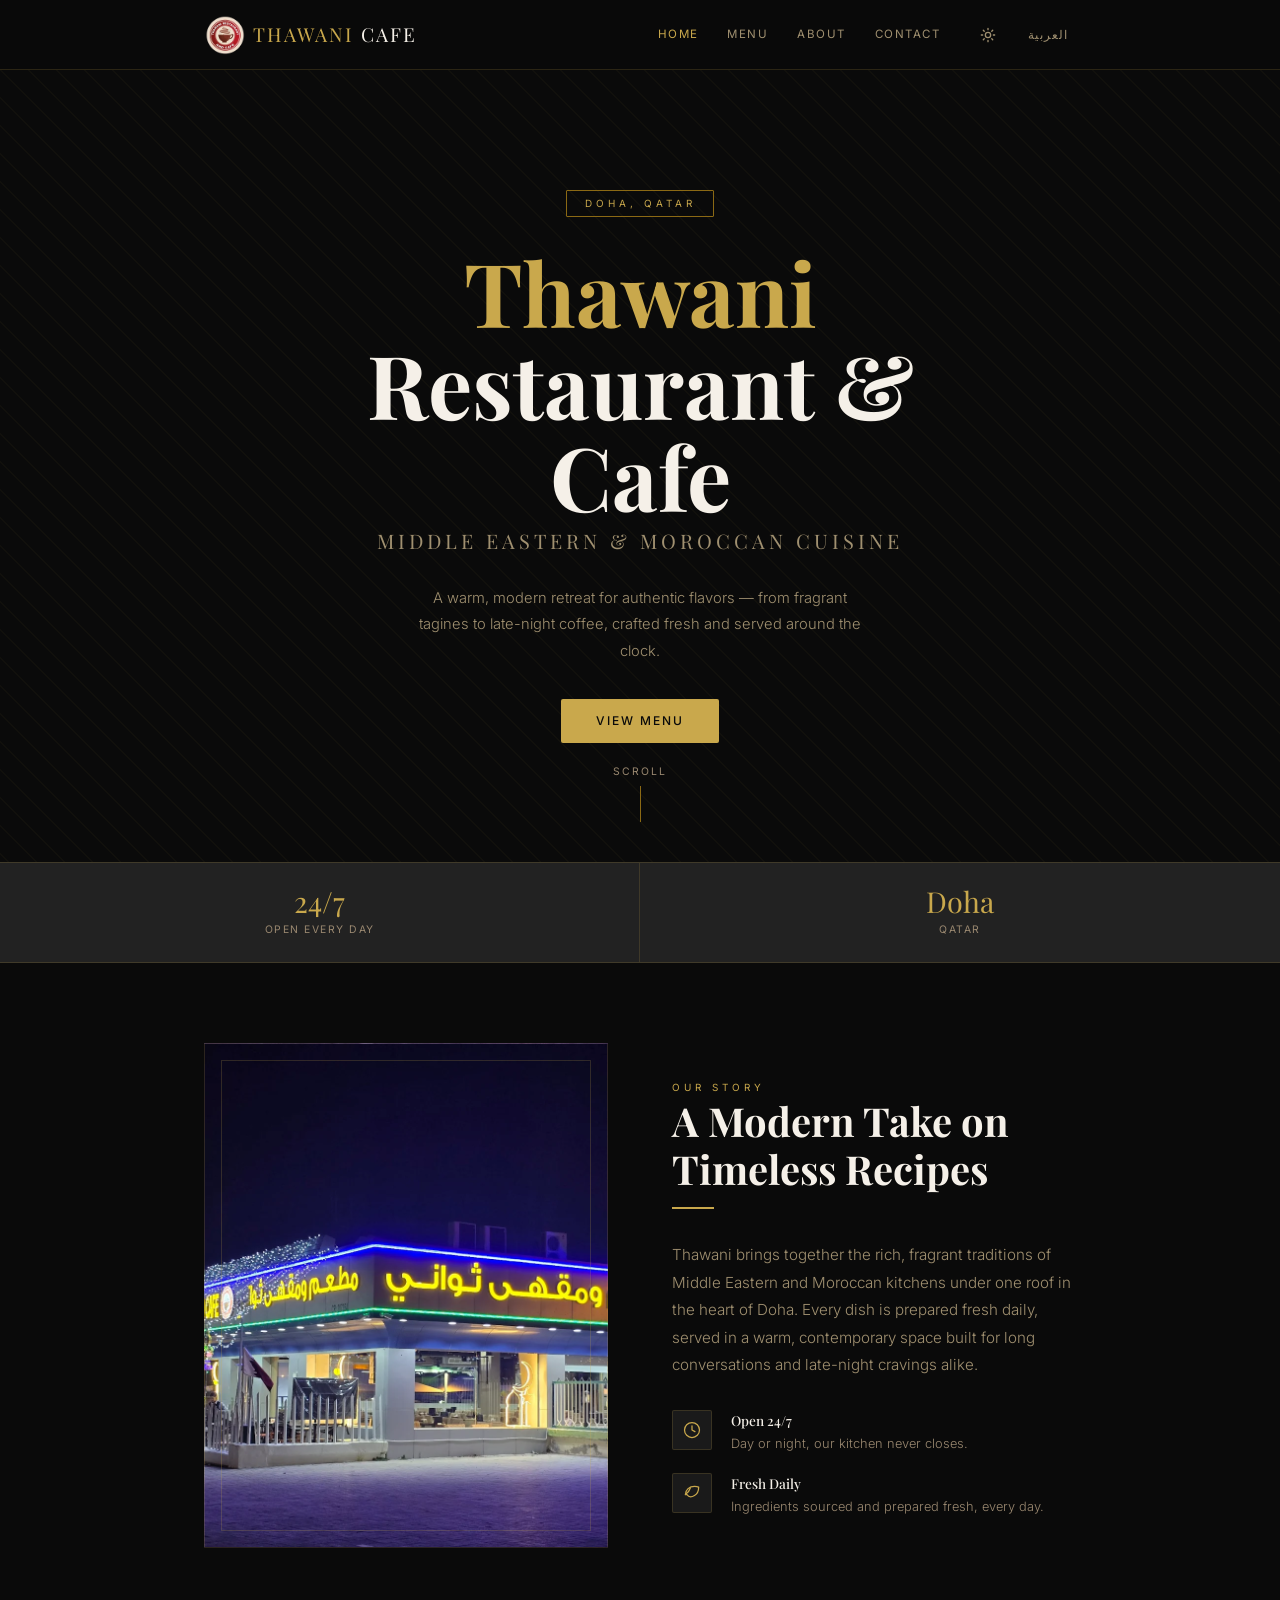
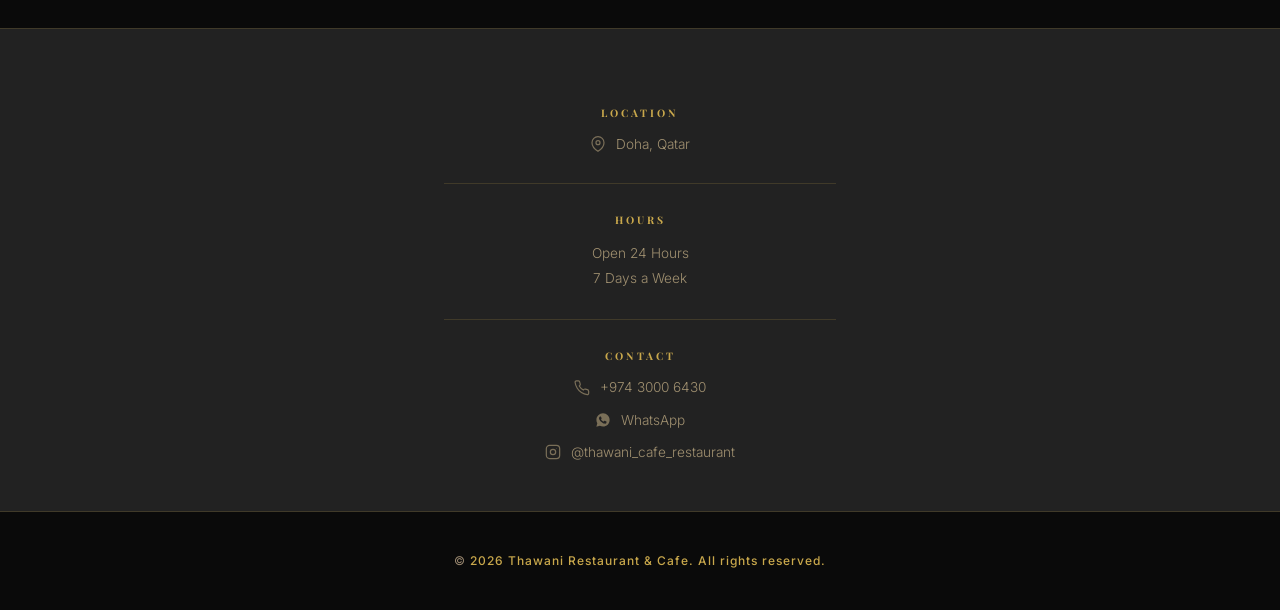
<file: index.html>
<!DOCTYPE html>
<html lang="en" dir="ltr">
<head>
  <meta charset="UTF-8">
  <meta name="viewport" content="width=device-width, initial-scale=1.0">
  <title>Thawani Restaurant &amp; Cafe | Doha, Qatar</title>
  <meta name="description" content="Thawani Restaurant &amp; Cafe — authentic Middle Eastern &amp; Moroccan dining in the heart of Doha, Qatar. Open 24 hours, every day of the week.">
  <meta name="theme-color" content="#0A0A0A">

  <!-- Social share preview (Open Graph + Twitter) -->
  <meta property="og:type" content="restaurant">
  <meta property="og:site_name" content="Thawani Restaurant &amp; Cafe">
  <meta property="og:title" content="Thawani Restaurant &amp; Cafe | Doha, Qatar">
  <meta property="og:description" content="Authentic Middle Eastern &amp; Moroccan dining in the heart of Doha. Open 24 hours, every day of the week.">
  <meta property="og:image" content="https://najeeb101.github.io/Thawani_Resturant/assets/images/logo.png">
  <meta property="og:url" content="https://najeeb101.github.io/Thawani_Resturant/">
  <meta property="og:locale" content="en_US">
  <meta property="og:locale:alternate" content="ar_QA">
  <meta name="twitter:card" content="summary_large_image">
  <meta name="twitter:title" content="Thawani Restaurant &amp; Cafe | Doha, Qatar">
  <meta name="twitter:description" content="Authentic Middle Eastern &amp; Moroccan dining in the heart of Doha. Open 24 hours, every day of the week.">
  <meta name="twitter:image" content="https://najeeb101.github.io/Thawani_Resturant/assets/images/logo.png">

  <link rel="icon" type="image/svg+xml" href="assets/images/favicon.svg">

  <link rel="preconnect" href="https://fonts.googleapis.com">
  <link rel="preconnect" href="https://fonts.gstatic.com" crossorigin>
  <link href="https://fonts.googleapis.com/css2?family=Inter:wght@300;400;500;600&family=Playfair+Display:wght@400;600;700&family=IBM+Plex+Sans+Arabic:wght@300;400;500;600;700&display=swap" rel="stylesheet">

  <link rel="stylesheet" href="css/variables.css">
  <link rel="stylesheet" href="css/base.css">
  <link rel="stylesheet" href="css/nav.css">
  <link rel="stylesheet" href="css/hero.css">
  <link rel="stylesheet" href="css/stats.css">
  <link rel="stylesheet" href="css/about.css">
  <link rel="stylesheet" href="css/info.css">
  <link rel="stylesheet" href="css/footer.css">
  <link rel="stylesheet" href="css/animations.css">
</head>
<body>

  <nav>
    <div class="container nav-container">
      <div class="nav-left">
        <a href="index.html" class="nav-logo">
          <img src="assets/images/logo.webp" alt="Thawani Restaurant &amp; Cafe">
          <span class="nav-logo-text" data-i18n="brand-main">THAWANI<span> CAFE</span></span>
        </a>
      </div>
      <div class="nav-right">
        <div class="nav-links">
          <a href="index.html#home" class="active" data-i18n="nav-home">Home</a>
          <a href="menu.html" data-i18n="nav-menu">Menu</a>
          <a href="index.html#about" data-i18n="nav-about">About</a>
          <a href="index.html#contact" data-i18n="nav-contact">Contact</a>
        </div>
        <div class="nav-controls">
          <button class="theme-switch" id="themeSwitch" aria-label="Toggle theme">
            <svg class="icon-sun" width="16" height="16" viewBox="0 0 24 24" fill="none" stroke="currentColor" stroke-width="2" stroke-linecap="round" aria-hidden="true"><circle cx="12" cy="12" r="4"/><path d="M12 2v2M12 20v2M4.93 4.93l1.41 1.41M17.66 17.66l1.41 1.41M2 12h2M20 12h2M4.93 19.07l1.41-1.41M17.66 6.34l1.41-1.41"/></svg>
            <svg class="icon-moon" width="16" height="16" viewBox="0 0 24 24" fill="none" stroke="currentColor" stroke-width="2" stroke-linecap="round" aria-hidden="true"><path d="M21 12.79A9 9 0 1 1 11.21 3 7 7 0 0 0 21 12.79z"/></svg>
          </button>
          <button class="lang-switch" id="langSwitch" aria-label="Switch language" data-i18n="lang-switch-label">العربية</button>
          <button class="menu-toggle" id="menuToggle" aria-label="Toggle menu" aria-expanded="false" aria-controls="mobileMenu">
            <span></span>
            <span></span>
            <span></span>
          </button>
        </div>
      </div>
    </div>

    <div class="mobile-menu-overlay" id="mobileMenu">
      <div class="nav-links">
        <a href="index.html#home" data-i18n="nav-home">Home</a>
        <a href="menu.html" data-i18n="nav-menu">Menu</a>
        <a href="index.html#about" data-i18n="nav-about">About</a>
        <a href="index.html#contact" data-i18n="nav-contact">Contact</a>
      </div>
    </div>
  </nav>

  <main>
    <header class="hero" id="home">
      <div class="hero-bg"></div>
      <div class="hero-overlay"></div>
      <div class="hero-pattern"></div>
      <div class="hero-content">
        <span class="hero-tag" data-i18n="hero-tag">Doha, Qatar</span>
        <h1 class="hero-title" data-i18n="hero-title"><em>Thawani</em> Restaurant &amp; Cafe</h1>
        <p class="hero-sub" data-i18n="hero-sub">Middle Eastern &amp; Moroccan Cuisine</p>
        <p class="hero-desc" data-i18n="hero-desc">A warm, modern retreat for authentic flavors — from fragrant tagines to late-night coffee, crafted fresh and served around the clock.</p>
        <div class="hero-btns">
          <a href="menu.html" class="btn-primary" data-i18n="hero-btn-menu">View Menu</a>
        </div>
      </div>
      <div class="scroll-hint" data-i18n="scroll-hint">Scroll</div>
    </header>

    <section class="stats-bar">
      <div class="stat-item">
        <div class="stat-num">24/7</div>
        <div class="stat-label" data-i18n="stat-1-label">Open Every Day</div>
      </div>
      <div class="stat-item">
        <div class="stat-num" data-i18n="stat-3-num">Doha</div>
        <div class="stat-label" data-i18n="stat-3-label">Qatar</div>
      </div>
    </section>

    <section class="about-section" id="about">
      <div class="container about-grid">
        <div class="about-visual reveal"></div>
        <div class="about-text reveal">
          <span class="section-tag" data-i18n="about-tag">Our Story</span>
          <h2 class="section-title" data-i18n="about-title">A Modern Take on Timeless Recipes</h2>
          <div class="section-line"></div>
          <p data-i18n="about-desc">Thawani brings together the rich, fragrant traditions of Middle Eastern and Moroccan kitchens under one roof in the heart of Doha. Every dish is prepared fresh daily, served in a warm, contemporary space built for long conversations and late-night cravings alike.</p>

          <div class="features reveal-stagger">
            <div class="feature">
              <div class="feature-icon" aria-hidden="true">
                <svg width="20" height="20" viewBox="0 0 24 24" fill="none" stroke="currentColor" stroke-width="1.5" stroke-linecap="round" stroke-linejoin="round"><circle cx="12" cy="12" r="9"></circle><path d="M12 7v5l3.5 2"></path></svg>
              </div>
              <div class="feature-text">
                <h3 data-i18n="feature-1-title">Open 24/7</h3>
                <p data-i18n="feature-1-desc">Day or night, our kitchen never closes.</p>
              </div>
            </div>
            <div class="feature">
              <div class="feature-icon" aria-hidden="true">
                <svg width="20" height="20" viewBox="0 0 24 24" fill="none" stroke="currentColor" stroke-width="1.5" stroke-linecap="round" stroke-linejoin="round"><path d="M4 14c0-6 5-10 11-10 3 0 5 1 5 1s0 7-5 10c-4 2.4-7 2-9-1z"></path><path d="M5 13c2-1.5 4-4 5-7"></path></svg>
              </div>
              <div class="feature-text">
                <h3 data-i18n="feature-2-title">Fresh Daily</h3>
                <p data-i18n="feature-2-desc">Ingredients sourced and prepared fresh, every day.</p>
              </div>
            </div>
          </div>
        </div>
      </div>
    </section>

    <section class="info-bar" id="contact">
      <div class="container info-inner">
        <div class="info-block reveal">
          <h3 data-i18n="info-location-title">Location</h3>
          <div class="contact-links">
            <a href="https://maps.google.com/maps/place//data=!4m2!3m1!1s0x3e45db002eae886b:0x982fe1e8ba5c32d2" class="contact-link" target="_blank" rel="noopener noreferrer">
              <svg width="16" height="16" viewBox="0 0 24 24" fill="none" stroke="currentColor" stroke-width="1.8" stroke-linecap="round" stroke-linejoin="round" aria-hidden="true"><path d="M21 10c0 7-9 13-9 13s-9-6-9-13a9 9 0 0 1 18 0z"/><circle cx="12" cy="10" r="3"/></svg>
              <span data-i18n="info-location-value">Doha, Qatar</span>
            </a>
          </div>
        </div>
        <div class="info-block reveal">
          <h3 data-i18n="info-hours-title">Hours</h3>
          <p data-i18n="info-hours-value">Open 24 Hours<br>7 Days a Week</p>
        </div>
        <div class="info-block reveal">
          <h3 data-i18n="info-contact-title">Contact</h3>
          <div class="contact-links">
            <a href="tel:+97430006430" class="contact-link" dir="ltr">
              <svg width="16" height="16" viewBox="0 0 24 24" fill="none" stroke="currentColor" stroke-width="1.8" stroke-linecap="round" stroke-linejoin="round" aria-hidden="true"><path d="M22 16.92v3a2 2 0 0 1-2.18 2 19.79 19.79 0 0 1-8.63-3.07A19.5 19.5 0 0 1 4.69 12a19.79 19.79 0 0 1-3.07-8.67A2 2 0 0 1 3.6 1.27h3a2 2 0 0 1 2 1.72 12.84 12.84 0 0 0 .7 2.81 2 2 0 0 1-.45 2.11L7.91 9a16 16 0 0 0 6.06 6.06l1.07-.96a2 2 0 0 1 2.11-.45 12.84 12.84 0 0 0 2.81.7 2 2 0 0 1 1.72 2.01z"/></svg>
              +974 3000 6430
            </a>
            <a href="https://wa.me/97430006430" class="contact-link" target="_blank" rel="noopener noreferrer" dir="ltr">
              <svg width="16" height="16" viewBox="0 0 24 24" fill="currentColor" aria-hidden="true"><path d="M12.04 2C6.58 2 2.13 6.45 2.13 11.91c0 1.75.46 3.45 1.32 4.95L2.05 22l5.25-1.38c1.45.79 3.08 1.21 4.74 1.21 5.46 0 9.91-4.45 9.91-9.91C21.95 6.45 17.5 2 12.04 2zm5.52 14.19c-.23.64-1.36 1.22-1.87 1.3-.5.07-1.14.1-1.83-.12-.43-.14-.97-.32-1.67-.63-2.93-1.27-4.84-4.18-4.99-4.37-.14-.19-1.17-1.56-1.17-2.98 0-1.41.74-2.1 1-2.38.26-.27.57-.34.76-.34.19 0 .38 0 .55.01.18.01.42-.07.65.5.24.58.82 2 .89 2.14.07.14.12.3.02.48-.09.18-.14.29-.27.45-.13.16-.28.36-.4.48-.13.13-.27.27-.12.53.16.26.69 1.14 1.48 1.84.99.88 1.83 1.16 2.09 1.29.26.13.41.11.56-.07.16-.18.66-.77.84-1.03.18-.26.36-.22.61-.13.25.09 1.6.75 1.87.89.28.14.46.21.53.32.07.12.07.68-.16 1.32z"/></svg>
              WhatsApp
            </a>
            <a href="https://www.instagram.com/thawani_cafe_restaurant/?hl=ar" class="contact-link" target="_blank" rel="noopener noreferrer" dir="ltr">
              <svg width="16" height="16" viewBox="0 0 24 24" fill="none" stroke="currentColor" stroke-width="1.8" stroke-linecap="round" stroke-linejoin="round" aria-hidden="true"><rect x="2" y="2" width="20" height="20" rx="5" ry="5"/><circle cx="12" cy="12" r="4"/><circle cx="17.5" cy="6.5" r="0.5" fill="currentColor" stroke="none"/></svg>
              @thawani_cafe_restaurant
            </a>
          </div>
        </div>
      </div>
    </section>
  </main>

  <footer>
    &copy; <span id="year"></span> <span data-i18n="footer-brand">Thawani</span> <span data-i18n="footer-text">Restaurant &amp; Cafe. All rights reserved.</span>
  </footer>

  <script src="js/translation-data.js" defer></script>
  <script src="js/main.js" defer></script>
</body>
</html>
</file>
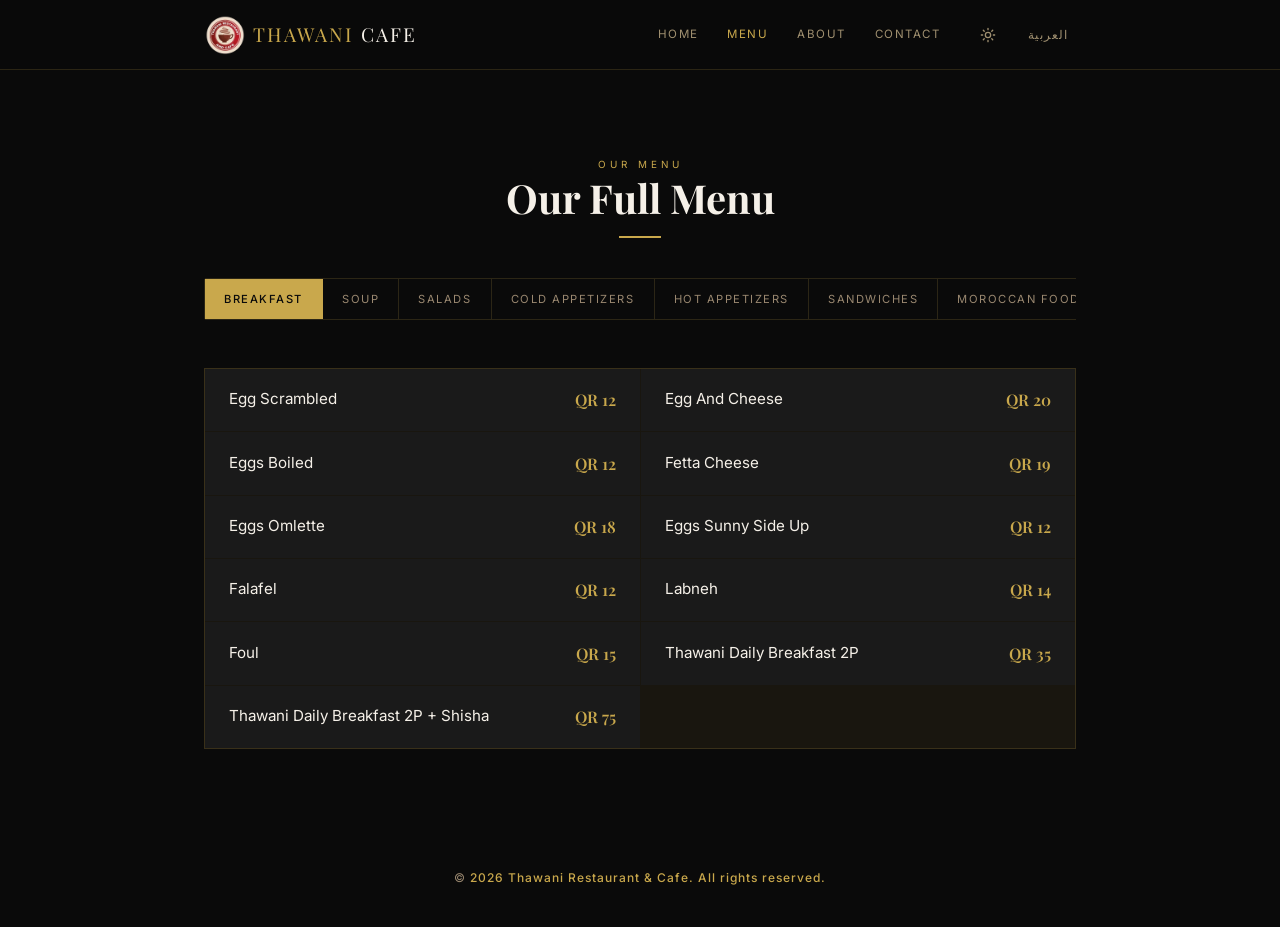
<file: menu.html>
<!DOCTYPE html>
<html lang="en" dir="ltr">
<head>
  <meta charset="UTF-8">
  <meta name="viewport" content="width=device-width, initial-scale=1.0">
  <title>Menu | Thawani Restaurant &amp; Cafe</title>
  <meta name="description" content="Explore the full menu at Thawani Restaurant &amp; Cafe — Middle Eastern &amp; Moroccan mezze, tagines, grills, desserts, and coffee in Doha, Qatar.">
  <meta name="theme-color" content="#0A0A0A">

  <!-- Social share preview (Open Graph + Twitter) -->
  <meta property="og:type" content="restaurant.menu">
  <meta property="og:site_name" content="Thawani Restaurant &amp; Cafe">
  <meta property="og:title" content="Menu | Thawani Restaurant &amp; Cafe">
  <meta property="og:description" content="Explore the full menu — Middle Eastern &amp; Moroccan mezze, tagines, grills, desserts, and coffee in Doha, Qatar.">
  <meta property="og:image" content="https://najeeb101.github.io/Thawani_Resturant/assets/images/logo.png">
  <meta property="og:url" content="https://najeeb101.github.io/Thawani_Resturant/menu.html">
  <meta property="og:locale" content="en_US">
  <meta property="og:locale:alternate" content="ar_QA">
  <meta name="twitter:card" content="summary_large_image">
  <meta name="twitter:title" content="Menu | Thawani Restaurant &amp; Cafe">
  <meta name="twitter:description" content="Explore the full menu — Middle Eastern &amp; Moroccan mezze, tagines, grills, desserts, and coffee in Doha, Qatar.">
  <meta name="twitter:image" content="https://najeeb101.github.io/Thawani_Resturant/assets/images/logo.png">

  <link rel="icon" type="image/svg+xml" href="assets/images/favicon.svg">

  <link rel="preconnect" href="https://fonts.googleapis.com">
  <link rel="preconnect" href="https://fonts.gstatic.com" crossorigin>
  <link href="https://fonts.googleapis.com/css2?family=Inter:wght@300;400;500;600&family=Playfair+Display:wght@400;600;700&family=IBM+Plex+Sans+Arabic:wght@300;400;500;600;700&display=swap" rel="stylesheet">

  <link rel="stylesheet" href="css/variables.css">
  <link rel="stylesheet" href="css/base.css">
  <link rel="stylesheet" href="css/nav.css">
  <link rel="stylesheet" href="css/menu.css">
  <link rel="stylesheet" href="css/footer.css">
  <link rel="stylesheet" href="css/animations.css">
</head>
<body>

  <nav>
    <div class="container nav-container">
      <div class="nav-left">
        <a href="index.html" class="nav-logo">
          <img src="assets/images/logo.webp" alt="Thawani Restaurant &amp; Cafe">
          <span class="nav-logo-text" data-i18n="brand-main">THAWANI<span> CAFE</span></span>
        </a>
      </div>
      <div class="nav-right">
        <div class="nav-links">
          <a href="index.html#home" data-i18n="nav-home">Home</a>
          <a href="menu.html" class="active" data-i18n="nav-menu">Menu</a>
          <a href="index.html#about" data-i18n="nav-about">About</a>
          <a href="index.html#contact" data-i18n="nav-contact">Contact</a>
        </div>
        <div class="nav-controls">
          <button class="theme-switch" id="themeSwitch" aria-label="Toggle theme">
            <svg class="icon-sun" width="16" height="16" viewBox="0 0 24 24" fill="none" stroke="currentColor" stroke-width="2" stroke-linecap="round" aria-hidden="true"><circle cx="12" cy="12" r="4"/><path d="M12 2v2M12 20v2M4.93 4.93l1.41 1.41M17.66 17.66l1.41 1.41M2 12h2M20 12h2M4.93 19.07l1.41-1.41M17.66 6.34l1.41-1.41"/></svg>
            <svg class="icon-moon" width="16" height="16" viewBox="0 0 24 24" fill="none" stroke="currentColor" stroke-width="2" stroke-linecap="round" aria-hidden="true"><path d="M21 12.79A9 9 0 1 1 11.21 3 7 7 0 0 0 21 12.79z"/></svg>
          </button>
          <button class="lang-switch" id="langSwitch" aria-label="Switch language" data-i18n="lang-switch-label">العربية</button>
          <button class="menu-toggle" id="menuToggle" aria-label="Toggle menu" aria-expanded="false" aria-controls="mobileMenu">
            <span></span>
            <span></span>
            <span></span>
          </button>
        </div>
      </div>
    </div>

    <div class="mobile-menu-overlay" id="mobileMenu">
      <div class="nav-links">
        <a href="index.html#home" data-i18n="nav-home">Home</a>
        <a href="menu.html" data-i18n="nav-menu">Menu</a>
        <a href="index.html#about" data-i18n="nav-about">About</a>
        <a href="index.html#contact" data-i18n="nav-contact">Contact</a>
      </div>
    </div>
  </nav>

  <main>
    <section class="menu-section">
      <div class="container">
        <div class="menu-header reveal">
          <span class="section-tag" data-i18n="menu-tag">Our Menu</span>
          <h1 class="section-title" data-i18n="menu-title">Our Full Menu</h1>
          <div class="section-line"></div>
        </div>

        <div class="menu-tabs-wrap">
          <div class="menu-tabs" id="menuTabs"></div>
        </div>

        <div class="menu-grid" id="menuGrid"></div>
      </div>
    </section>
  </main>

  <footer>
    &copy; <span id="year"></span> <span data-i18n="footer-brand">Thawani</span> <span data-i18n="footer-text">Restaurant &amp; Cafe. All rights reserved.</span>
  </footer>

  <script src="js/translation-data.js" defer></script>
  <script src="js/menu-data.js" defer></script>
  <script src="js/main.js" defer></script>
  <script src="js/menu.js" defer></script>
</body>
</html>
</file>
<file: css/variables.css>
/* ── Light theme overrides ─────────────────────────────────── */
html[data-theme="light"] {
  --bg-primary:  #F8F5F0;
  --bg-card:     #EDE8E0;
  --bg-elevated: #E5DFD5;
  --bg-nav:      rgba(248, 245, 240, 0.97);

  --text:        #1C1814;
  --text-muted:  #5A5040;
  --text-dim:    #6B5D4A; /* 4.8:1+ on light backgrounds */

  --border:       rgba(180, 150, 60, 0.28);
  --border-light: rgba(180, 150, 60, 0.14);

  --badge-pop-bg:    rgba(201, 168, 76, 0.18);
  --badge-spicy-bg:  rgba(200, 50, 30, 0.14);
}

:root {
  /* Colors */
  --gold: #C9A84C;
  --gold-light: #E8C97A;
  --gold-dim: #8B6914;
  
  --bg-primary: #0A0A0A;
  --bg-card: #1A1A1A;
  --bg-elevated: #222222;
  --bg-nav: rgba(10, 10, 10, 0.96);
  
  --text: #F5F0E8;
  --text-muted: #A09070;
  --text-dim: #9A8870; /* 4.6:1+ on dark backgrounds */
  
  --border: rgba(201, 168, 76, 0.18);
  --border-light: rgba(201, 168, 76, 0.08);

  /* Badges */
  --badge-pop-bg: rgba(201, 168, 76, 0.13);
  --badge-pop-text: var(--gold);
  --badge-spicy-bg: rgba(200, 50, 30, 0.13);
  --badge-spicy-text: #E07060;

  /* Typography */
  --font-heading: 'Playfair Display', serif;
  --font-body: 'Inter', sans-serif;
  --font-heading-ar: 'IBM Plex Sans Arabic', sans-serif;
  --font-body-ar: 'IBM Plex Sans Arabic', sans-serif;
  
  /* Layout */
  --max-width: 920px;
  --nav-height: 70px;
}
</file>
<file: css/base.css>
* {
  margin: 0;
  padding: 0;
  box-sizing: border-box;
}

html {
  scroll-behavior: smooth;
  scroll-padding-top: var(--nav-height);
}

body {
  background: var(--bg-primary);
  color: var(--text);
  font-family: var(--font-body);
  overflow-x: hidden;
  line-height: 1.5;
}

/* RTL Support */
[dir="rtl"] {
  text-align: right;
}

[dir="ltr"] {
  text-align: left;
}

[dir="rtl"] body {
  font-family: var(--font-body-ar);
}

[dir="rtl"] h1,
[dir="rtl"] h2,
[dir="rtl"] h3,
[dir="rtl"] h4,
[dir="rtl"] h5,
[dir="rtl"] h6 {
  font-family: var(--font-heading-ar);
}

/* Arabic script doesn't use uppercase letterforms, and added letter-spacing
   breaks the joined-letter shapes — neutralize both for RTL. */
[dir="rtl"] .hero-tag,
[dir="rtl"] .hero-sub,
[dir="rtl"] .section-tag,
[dir="rtl"] .stat-label,
[dir="rtl"] .nav-links a,
[dir="rtl"] .nav-logo-text,
[dir="rtl"] .menu-tab,
[dir="rtl"] .info-block h3,
[dir="rtl"] footer,
[dir="rtl"] .scroll-hint,
[dir="rtl"] .btn-primary,
[dir="rtl"] .btn-ghost,
[dir="rtl"] .nav-cta,
[dir="rtl"] .lang-switch {
  letter-spacing: normal;
  text-transform: none;
}

/* Typography Base */
h1, h2, h3, h4, h5, h6 {
  font-family: var(--font-heading);
}

a {
  text-decoration: none;
  color: inherit;
  transition: all 0.2s ease;
}

button {
  border: none;
  background: none;
  font-family: inherit;
  cursor: pointer;
}

/* Utility Classes */
.container {
  max-width: var(--max-width);
  margin: 0 auto;
  padding: 0 1.5rem;
}

.section-tag {
  font-size: 0.62rem;
  letter-spacing: 4px;
  text-transform: uppercase;
  color: var(--gold);
  margin-bottom: 0.6rem;
}

.section-title {
  font-family: var(--font-heading);
  font-size: clamp(1.6rem, 4vw, 2.5rem);
  color: var(--text);
  line-height: 1.2;
}

.section-line {
  width: 42px;
  height: 2px;
  background: var(--gold);
  margin: 0.9rem 0 2rem;
}

[dir="rtl"] .section-line {
  margin-right: 0;
}

[dir="ltr"] .section-line {
  margin-left: 0;
}

/* Buttons */
.btn-primary {
  background: var(--gold);
  color: var(--bg-primary);
  padding: 0.8rem 2.2rem;
  font-size: 0.75rem;
  font-weight: 500;
  letter-spacing: 2px;
  text-transform: uppercase;
  border-radius: 2px;
  transition: all 0.2s;
  display: inline-block;
  text-align: center;
}

.btn-primary:hover {
  background: var(--gold-light);
  color: var(--bg-primary);
}

.btn-ghost {
  background: transparent;
  color: var(--text);
  border: 1px solid rgba(255, 255, 255, 0.18);
  padding: 0.8rem 2.2rem;
  font-size: 0.75rem;
  letter-spacing: 2px;
  text-transform: uppercase;
  border-radius: 2px;
  transition: all 0.2s;
  display: inline-block;
  text-align: center;
}

.btn-ghost:hover {
  border-color: var(--gold);
  color: var(--gold);
}

/* ── Light-theme fixes ─────────────────────────────────────── */

/* Hero in light mode: lift the dark overlay, use dark text on cream background */
html[data-theme="light"] .hero-overlay { background: none; }
html[data-theme="light"] .hero-pattern { opacity: 0.06; }
html[data-theme="light"] .hero-title   { color: var(--text); }
html[data-theme="light"] .hero-sub     { color: var(--text-muted); }
html[data-theme="light"] .hero-desc    { color: var(--text-muted); }
html[data-theme="light"] .scroll-hint  { color: var(--text-dim); }
html[data-theme="light"] .hero-tag     { border-color: var(--gold-dim); }

/* Gold buttons use --bg-primary as text; must stay dark on gold */
html[data-theme="light"] .btn-primary      { color: #1C1814; }
html[data-theme="light"] .menu-tab.active  { color: #1C1814; }

/* Ghost button border was rgba(white); swap to dark on light bg */
html[data-theme="light"] .btn-ghost { border-color: rgba(28, 24, 20, 0.2); }
</file>
<file: css/nav.css>
nav {
  position: sticky;
  top: 0;
  z-index: 100;
  background: var(--bg-nav);
  backdrop-filter: blur(12px);
  border-bottom: 1px solid var(--border);
  height: var(--nav-height);
  display: flex;
  align-items: center;
  transition: background-color 0.3s ease;
}

.nav-container {
  display: flex;
  justify-content: space-between;
  align-items: center;
  width: 100%;
}

.nav-left, .nav-right {
  display: flex;
  align-items: center;
  gap: 1rem;
}

.nav-logo {
  display: flex;
  align-items: center;
  gap: 0.5rem;
}

.nav-logo img {
  height: 35px;
  width: auto;
}

.nav-logo-text {
  font-family: var(--font-heading);
  font-size: 1.1rem;
  color: var(--gold);
  letter-spacing: 2px;
}

.nav-logo-text span {
  color: var(--text);
  font-weight: 300;
}

/* Arabic: use the correct Arabic font */
[dir="rtl"] .nav-logo-text {
  font-family: var(--font-heading-ar);
}

/* Arabic mobile: full name is too long — just show the logo badge */
@media (max-width: 600px) {
  [dir="rtl"] .nav-logo-text {
    display: none;
  }
}

/* Mobile defaults */
.nav-links {
  display: none;
}

.nav-cta {
  display: none;
  border: 1px solid var(--gold);
  color: var(--gold);
  padding: 0.45rem 1.1rem;
  font-size: 0.72rem;
  letter-spacing: 1px;
  text-transform: uppercase;
  border-radius: 2px;
  transition: all 0.2s;
}

.nav-cta:hover {
  background: var(--gold);
  color: var(--bg-primary);
}

.nav-controls {
  display: flex;
  align-items: center;
  gap: 0.5rem;
}

.lang-switch,
.theme-switch {
  background: transparent;
  border: none;
  color: var(--text-muted);
  font-size: 0.75rem;
  letter-spacing: 1px;
  text-transform: uppercase;
  cursor: pointer;
  padding: 0.5rem;
  display: flex;
  align-items: center;
}

.lang-switch:hover,
.theme-switch:hover {
  color: var(--gold);
}

/* Show sun in dark mode, moon in light mode */
.theme-switch .icon-moon { display: none; }
html[data-theme="light"] .theme-switch .icon-sun  { display: none; }
html[data-theme="light"] .theme-switch .icon-moon { display: flex; }

/* Mobile Menu Toggle */
.menu-toggle {
  display: flex;
  flex-direction: column;
  gap: 5px;
  cursor: pointer;
  z-index: 101;
  padding: 0.5rem;
}

.menu-toggle span {
  width: 25px;
  height: 2px;
  background-color: var(--text);
  transition: all 0.3s ease;
}

.mobile-menu-overlay {
  display: none;
  position: fixed;
  top: 0;
  left: 0;
  width: 100%;
  height: 100vh;
  background: var(--bg-primary);
  z-index: 99;
  flex-direction: column;
  justify-content: center;
  align-items: center;
  gap: 2rem;
  opacity: 0;
  transition: opacity 0.3s ease;
}

.mobile-menu-overlay.active {
  opacity: 1;
}

.mobile-menu-overlay .nav-links {
  display: flex;
  flex-direction: column;
  align-items: center;
  gap: 2rem;
}

.mobile-menu-overlay .nav-links a {
  font-size: 1.2rem;
  color: var(--text-muted);
  letter-spacing: 1.5px;
  text-transform: uppercase;
}

.mobile-menu-overlay .nav-links a:hover,
.mobile-menu-overlay .nav-links a.active {
  color: var(--gold);
}

/* Menu Toggle Animation */
.nav-open .menu-toggle span:nth-child(1) {
  transform: translateY(7px) rotate(45deg);
}

.nav-open .menu-toggle span:nth-child(2) {
  opacity: 0;
}

.nav-open .menu-toggle span:nth-child(3) {
  transform: translateY(-7px) rotate(-45deg);
}

.nav-open .mobile-menu-overlay {
  display: flex;
}

/* Tablet */
@media (min-width: 481px) {
  .nav-cta {
    display: block;
  }
  .nav-controls {
    gap: 1rem;
  }
}

/* Desktop */
@media (min-width: 901px) {
  .nav-left, .nav-right {
    gap: 2rem;
  }
  
  .nav-logo img {
    height: 40px;
  }
  
  .nav-logo-text {
    font-size: 1.2rem;
  }
  
  .nav-links {
    display: flex;
    flex-direction: row;
    gap: 1.8rem;
  }
  
  .nav-links a {
    color: var(--text-muted);
    font-size: 0.72rem;
    letter-spacing: 1.5px;
    text-transform: uppercase;
  }
  
  .nav-links a:hover,
  .nav-links a.active {
    color: var(--gold);
  }
  
  .menu-toggle {
    display: none;
  }
  
  .nav-open .mobile-menu-overlay {
    display: none;
  }
}
</file>
<file: css/hero.css>
.hero {
  position: relative;
  height: 78vh;
  min-height: 560px;
  display: flex;
  align-items: center;
  justify-content: center;
  text-align: center;
  overflow: hidden;
}

.hero-bg {
  position: absolute;
  inset: 0;
  background-size: cover;
  background-position: center;
  z-index: -2;
}

.hero-overlay {
  position: absolute;
  inset: 0;
  background: radial-gradient(ellipse at 50% 60%, rgba(10, 10, 10, 0.4) 0%, rgba(10, 10, 10, 0.9) 100%),
              linear-gradient(180deg, rgba(10, 10, 10, 0.6) 0%, rgba(10, 10, 10, 0.8) 100%);
  z-index: -1;
}

.hero-pattern {
  position: absolute;
  inset: 0;
  opacity: 0.035;
  background-image: repeating-linear-gradient(45deg, var(--gold) 0, var(--gold) 1px, transparent 0, transparent 50%);
  background-size: 28px 28px;
  z-index: 0;
}

.hero-content {
  position: relative;
  z-index: 1;
  padding: 0 1.5rem;
  max-width: 680px;
}

.hero-tag {
  display: inline-block;
  border: 1px solid var(--gold-dim);
  color: var(--gold);
  font-size: 0.62rem;
  letter-spacing: 4px;
  text-transform: uppercase;
  padding: 0.32rem 1.1rem;
  margin-bottom: 1.8rem;
  border-radius: 1px;
}

.hero-title {
  font-family: var(--font-heading);
  font-size: clamp(3rem, 10vw, 5.5rem);
  font-weight: 700;
  line-height: 1.05;
  color: var(--text);
  margin-bottom: 0.2rem;
}

.hero-title em {
  color: var(--gold);
  font-style: normal;
}

.hero-sub {
  font-family: var(--font-heading);
  font-size: clamp(0.9rem, 2.5vw, 1.25rem);
  font-weight: 400;
  color: var(--text-muted);
  letter-spacing: 4px;
  text-transform: uppercase;
  margin-bottom: 1.8rem;
}

.hero-desc {
  font-size: 0.92rem;
  color: var(--text-muted);
  line-height: 1.8;
  max-width: 460px;
  margin: 0 auto 2.2rem;
  font-weight: 300;
}

.hero-btns {
  display: flex;
  gap: 1rem;
  justify-content: center;
  flex-wrap: wrap;
}

.scroll-hint {
  position: absolute;
  bottom: 2.5rem;
  left: 50%;
  transform: translateX(-50%);
  display: none;
  flex-direction: column;
  align-items: center;
  gap: 0.4rem;
  color: var(--text-dim);
  font-size: 0.65rem;
  letter-spacing: 2px;
  text-transform: uppercase;
}

.scroll-hint::after {
  content: '';
  width: 1px;
  height: 36px;
  background: var(--gold-dim);
  animation: pulse-line 2s infinite;
}

@keyframes pulse-line {
  0%, 100% { opacity: 0.3; }
  50% { opacity: 1; }
}

/* Arabic RTL: Cairo renders wider than Playfair so scale down to prevent orphaned words */
[dir="rtl"] .hero-title {
  font-size: clamp(2.4rem, 7vw, 4.5rem);
  line-height: 1.15;
}

[dir="rtl"] .hero-tag {
  margin-bottom: 1.2rem;
}

[dir="rtl"] .hero-sub {
  margin-bottom: 1.2rem;
}

/* Desktop */
@media (min-width: 621px) {
  .hero {
    height: 88vh;
  }

  .scroll-hint {
    display: flex;
  }
}
</file>
<file: css/stats.css>
.stats-bar {
  background: var(--bg-elevated);
  border-top: 1px solid var(--border);
  border-bottom: 1px solid var(--border);
  display: grid;
  grid-template-columns: 1fr;
  text-align: center;
}

.stat-item {
  padding: 1.2rem 0.5rem;
  border-bottom: 1px solid var(--border);
}

.stat-item:last-child {
  border-bottom: none;
}

.stat-num {
  font-family: var(--font-heading);
  font-size: 1.8rem;
  color: var(--gold);
  line-height: 1;
}

.stat-label {
  font-size: 0.65rem;
  color: var(--text-dim);
  letter-spacing: 1.5px;
  text-transform: uppercase;
  margin-top: 0.4rem;
}

/* Desktop */
@media (min-width: 621px) {
  .stats-bar {
    grid-template-columns: repeat(2, 1fr);
  }
  
  .stat-item {
    border-bottom: none;
    border-right: 1px solid var(--border);
    padding: 1.5rem 0.5rem;
  }
  
  [dir="rtl"] .stat-item {
    border-right: none;
    border-left: 1px solid var(--border);
  }
  
  .stat-item:last-child {
    border-right: none;
    border-left: none;
  }
}
</file>
<file: css/about.css>
.about-section {
  padding: 5rem 0;
}

.about-grid {
  display: grid;
  grid-template-columns: 1fr;
  gap: 3rem;
  align-items: center;
}

.about-visual {
  aspect-ratio: 16/9;
  background-image: url('../assets/images/about-photo.webp');
  background-size: cover;
  background-position: center;
  border: 1px solid var(--border);
  position: relative;
  overflow: hidden;
}

.about-visual::before {
  content: '';
  position: absolute;
  top: 1rem;
  left: 1rem;
  right: 1rem;
  bottom: 1rem;
  border: 1px solid rgba(201, 168, 76, 0.2);
  pointer-events: none;
}

.about-text p {
  color: var(--text-muted);
  font-size: 0.95rem;
  line-height: 1.8;
  font-weight: 300;
  max-width: 480px;
}

.features {
  margin-top: 2rem;
  display: flex;
  flex-direction: column;
  gap: 1.2rem;
}

.feature {
  display: flex;
  gap: 1.2rem;
  align-items: flex-start;
}

.feature-icon {
  width: 40px;
  height: 40px;
  min-width: 40px;
  border: 1px solid var(--border);
  border-radius: 2px;
  display: flex;
  align-items: center;
  justify-content: center;
  color: var(--gold);
  font-size: 1.2rem;
  background: var(--bg-card);
}

.feature-text h3 {
  font-size: 0.85rem;
  color: var(--text);
  margin-bottom: 0.2rem;
  font-weight: 500;
}

.feature-text p {
  font-size: 0.8rem;
  color: var(--text-dim);
  line-height: 1.6;
  font-weight: 300;
  margin: 0;
}

/* Desktop */
@media (min-width: 769px) {
  .about-grid {
    grid-template-columns: 1fr 1fr;
    gap: 4rem;
  }
  
  .about-visual {
    aspect-ratio: 4/5;
  }
}
</file>
<file: css/info.css>
.info-bar {
  background: var(--bg-elevated);
  border-top: 1px solid var(--border);
  border-bottom: 1px solid var(--border);
  padding: 3rem 0;
}

.info-inner {
  display: flex;
  flex-direction: column;
  align-items: center;
  gap: 0;
  max-width: 440px;
  margin: 0 auto;
}

.info-block {
  text-align: center;
  width: 100%;
  padding: 1.8rem 0;
  border-bottom: 1px solid var(--border);
}

.info-block:last-child {
  border-bottom: none;
  padding-bottom: 0;
}

.info-block h3 {
  font-size: 0.65rem;
  letter-spacing: 3px;
  text-transform: uppercase;
  color: var(--gold);
  margin-bottom: 0.8rem;
}

.info-block p {
  font-size: 0.85rem;
  color: var(--text-muted);
  line-height: 1.8;
  font-weight: 300;
}

.info-block a {
  color: var(--text-muted);
  transition: color 0.2s;
}

.info-block a:hover {
  color: var(--gold);
}

.contact-links {
  display: flex;
  flex-direction: column;
  gap: 0.75rem;
  align-items: center;
}

.contact-link {
  display: flex;
  align-items: center;
  gap: 0.6rem;
  color: var(--text-muted);
  font-size: 0.85rem;
  font-weight: 300;
  transition: color 0.2s;
}

.contact-link:hover {
  color: var(--gold);
}

.contact-link svg {
  flex-shrink: 0;
  opacity: 0.7;
  transition: opacity 0.2s;
}

.contact-link:hover svg {
  opacity: 1;
}

[dir="rtl"] .contact-links {
  align-items: center;
}
</file>
<file: css/footer.css>
footer {
  background: var(--bg-primary);
  text-align: center;
  padding: 2.5rem 1.5rem;
  color: var(--text-dim);
  font-size: 0.75rem;
  letter-spacing: 1px;
}

footer span {
  color: var(--gold);
  font-weight: 500;
}
</file>
<file: css/animations.css>
/* Scroll Reveal Animations */
.reveal {
  opacity: 0;
  transform: translateY(30px);
  transition: all 0.8s cubic-bezier(0.5, 0, 0, 1);
}

.reveal.active {
  opacity: 1;
  transform: translateY(0);
}

/* Staggered reveals for grid items */
.reveal-stagger > * {
  opacity: 0;
  transform: translateY(20px);
  transition: all 0.5s cubic-bezier(0.5, 0, 0, 1);
}

.reveal-stagger.active > * {
  opacity: 1;
  transform: translateY(0);
}

.reveal-stagger.active > *:nth-child(1) { transition-delay: 0.1s; }
.reveal-stagger.active > *:nth-child(2) { transition-delay: 0.2s; }
.reveal-stagger.active > *:nth-child(3) { transition-delay: 0.3s; }
.reveal-stagger.active > *:nth-child(4) { transition-delay: 0.4s; }
.reveal-stagger.active > *:nth-child(5) { transition-delay: 0.5s; }
</file>
<file: css/menu.css>
.menu-section {
  padding: 5rem 0;
}

.menu-header {
  text-align: center;
  margin-bottom: 2.5rem;
}

.menu-header .section-line {
  margin: 0.9rem auto 0;
}

.menu-tabs-wrap {
  overflow-x: auto;
  -webkit-overflow-scrolling: touch;
  margin-bottom: 2.5rem;
  scrollbar-width: thin;
  scrollbar-color: var(--gold-dim) var(--bg-card);
  padding-bottom: 0.5rem;
}

.menu-tabs-wrap::-webkit-scrollbar {
  height: 2px;
}

.menu-tabs-wrap::-webkit-scrollbar-track {
  background: var(--bg-card);
}

.menu-tabs-wrap::-webkit-scrollbar-thumb {
  background: var(--gold-dim);
}

.menu-tabs {
  display: flex;
  gap: 0;
  border: 1px solid var(--border);
  border-radius: 2px;
  width: max-content;
  min-width: 100%;
}

.menu-tab {
  padding: 0.8rem 1.2rem;
  background: transparent;
  color: var(--text-dim);
  font-size: 0.7rem;
  letter-spacing: 1.5px;
  text-transform: uppercase;
  transition: all 0.2s;
  border-right: 1px solid var(--border);
  white-space: nowrap;
}

[dir="rtl"] .menu-tab {
  border-right: none;
  border-left: 1px solid var(--border);
}

.menu-tab:last-child {
  border-right: none;
  border-left: none;
}

.menu-tab.active {
  background: var(--gold);
  color: var(--bg-primary);
  font-weight: 500;
}

.menu-tab:hover:not(.active) {
  color: var(--gold);
  background: var(--bg-card);
}

.menu-grid {
  display: grid;
  grid-template-columns: 1fr;
  gap: 1px;
  background: var(--border-light);
  border: 1px solid var(--border);
  opacity: 1;
  transition: opacity 0.3s ease;
}

.menu-grid.fade-out {
  opacity: 0;
}

.menu-item {
  background: var(--bg-card);
  padding: 1.2rem 1.5rem;
  display: flex;
  justify-content: space-between;
  align-items: flex-start;
  gap: 1rem;
  transition: background 0.2s, transform 0.2s;
}

.menu-item:hover {
  background: var(--bg-elevated);
}

.menu-item-main {
  flex: 1;
}

.menu-item-info {
  display: flex;
  align-items: center;
  gap: 0.5rem;
  flex-wrap: wrap;
}

.menu-item-name {
  font-size: 0.95rem;
  color: var(--text);
  font-weight: 400;
}

.menu-item-desc {
  font-size: 0.78rem;
  color: var(--text-dim);
  font-weight: 300;
  line-height: 1.5;
  margin-top: 0.3rem;
}

.badge {
  display: inline-block;
  font-size: 0.55rem;
  letter-spacing: 1px;
  padding: 0.15rem 0.5rem;
  border-radius: 2px;
  text-transform: uppercase;
  white-space: nowrap;
}

.badge-pop {
  background: var(--badge-pop-bg);
  color: var(--badge-pop-text);
}

.badge-spicy {
  background: var(--badge-spicy-bg);
  color: var(--badge-spicy-text);
}

.menu-item-price {
  font-family: var(--font-heading);
  color: var(--gold);
  font-size: 1rem;
  white-space: nowrap;
  font-weight: 600;
}

/* Desktop */
@media (min-width: 769px) {
  .menu-grid {
    grid-template-columns: 1fr 1fr;
  }
}
</file>
